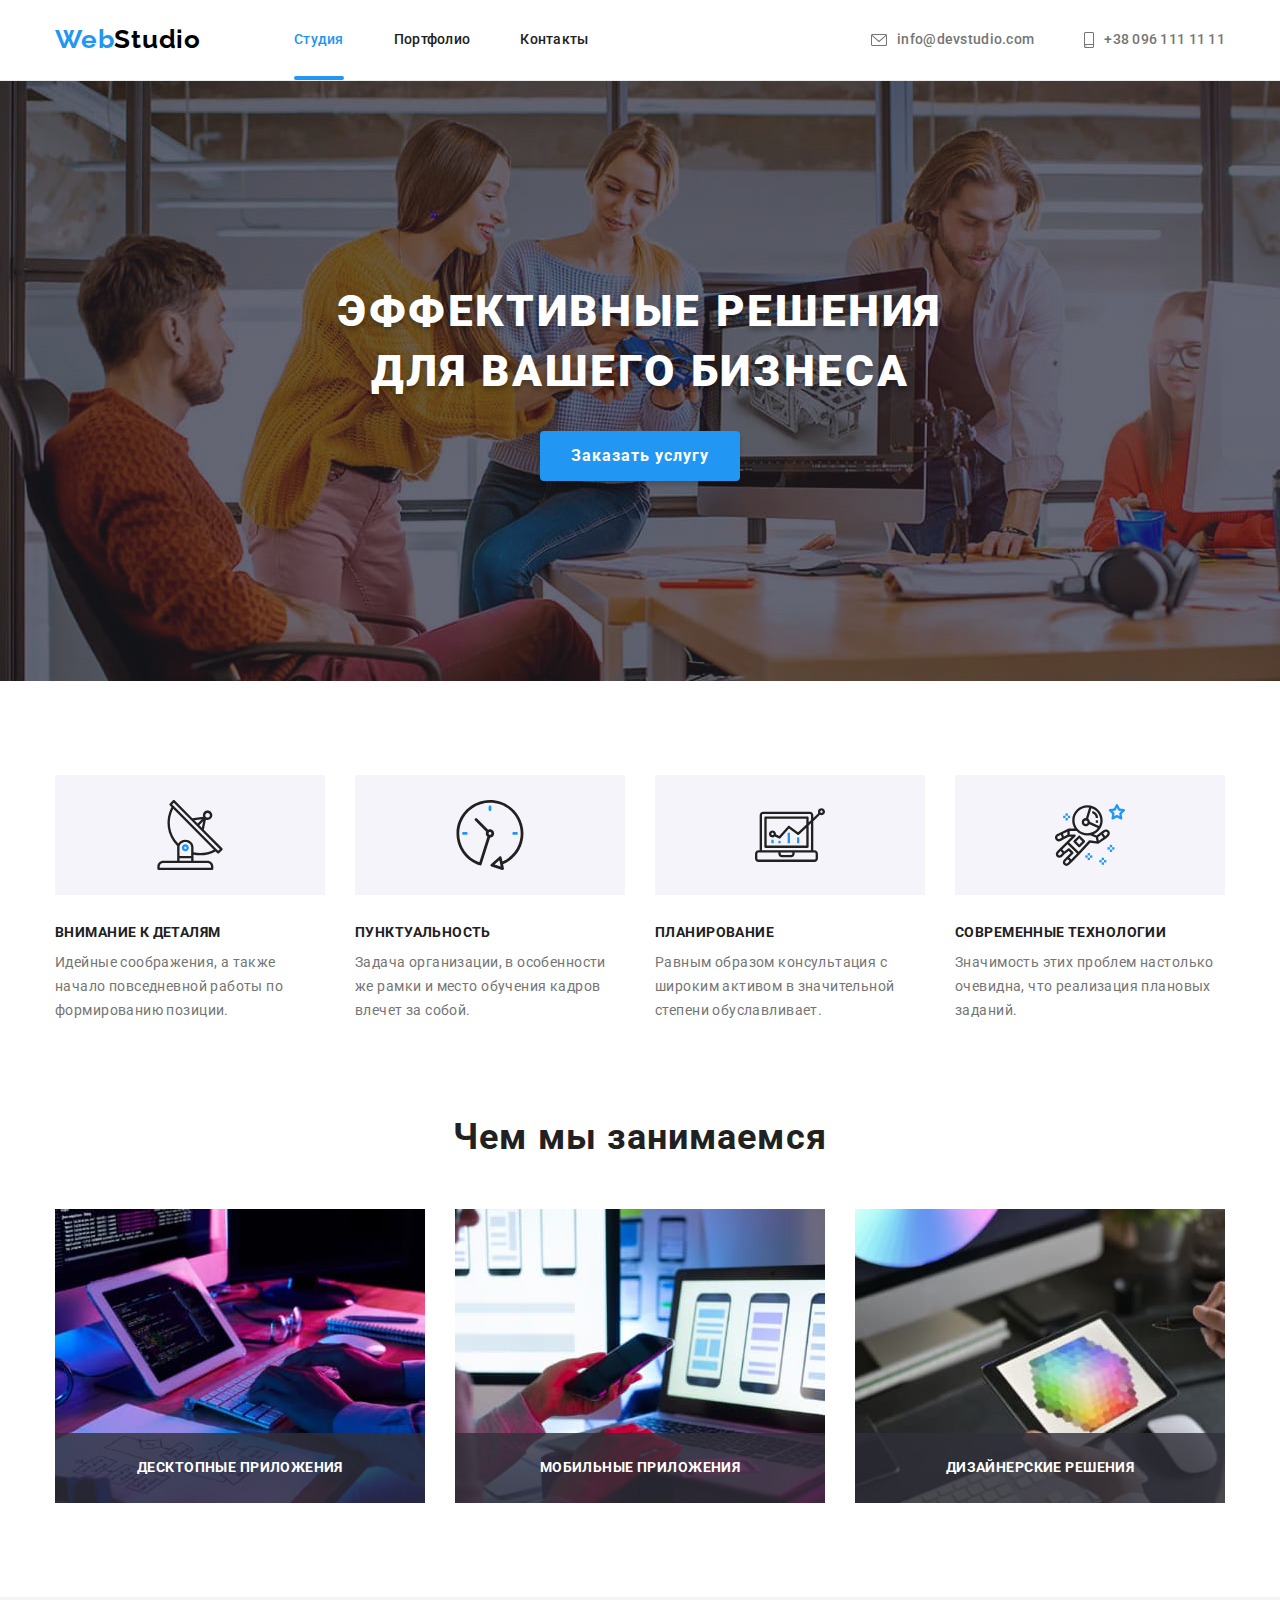
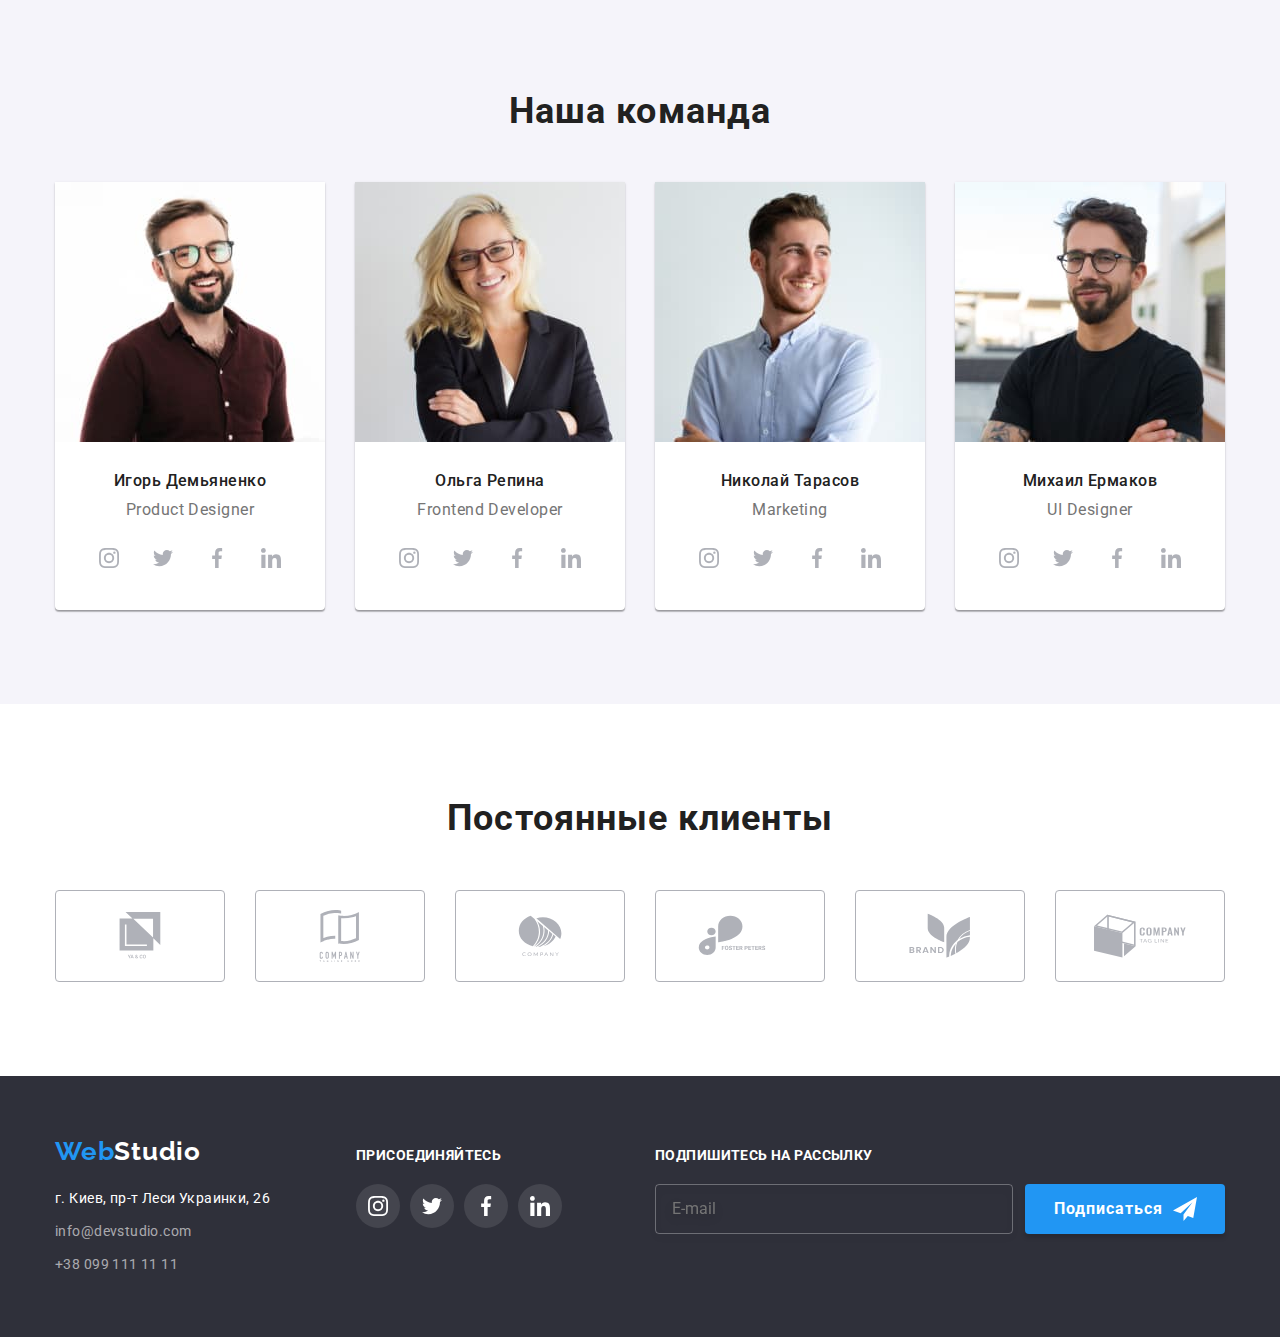
<file: index.html>
<!DOCTYPE html>
<html lang="ru">

<head>
    <meta charset="UTF-8">
    <meta http-equiv="X-UA-Compatible" content="IE=edge">
    <meta name="viewport" content="width=device-width, initial-scale=1.0">
    <title>WebStudio</title>
    <link rel="preconnect" href="https://fonts.gstatic.com">
    <link
        href="https://fonts.googleapis.com/css2?family=Raleway:wght@700&family=Roboto:wght@400;500;700;900&display=swap"
        rel="stylesheet">
    <link rel="stylesheet"
        href="https://cdnjs.cloudflare.com/ajax/libs/modern-normalize/1.0.0/modern-normalize.min.css">
    <link rel="stylesheet" href="./css/styles.css">
    <link rel="stylesheet" href="css/main.min.css">
</head>

<body>
    <!-- Шапка и навигация-->
    <header class="header fixed">
        <div class="header-container container">
            <nav class="nav-header">
                <a href="./index.html" class="logo"> <span
                        class="logostudio">Web</span>Studio</a>
                <ul class="nav-list list">
                    <li class="nav-list-item"> <a href="./index.html"
                            class="link-nav current touch-transform">Студия</a>
                    </li>
                    <li class="nav-list-item"> <a href="./portfolio.html"
                            class="link-nav touch-transform">Портфолио</a></li>
                    <li class="nav-list-item"> <a href="./index.html"
                            class="link-nav touch-transform">Контакты</a></li>
                </ul>
            </nav>
            <ul class="contact-nav list">
                <li class="contact-list-item"> <a
                        href="mailto:info@devstudio.com"
                        class="link-nav touch-transform">
                        <svg class="icon" width="16" height="12">
                            <use
                                href="./images/social.icons/sprite.svg#icon-envelope">
                            </use>
                        </svg>
                        info@devstudio.com
                    </a></li>
                <li class="contact-list-item"> <a href="tel:+380961111111"
                        class="link-nav touch-transform" touch-transform> <svg
                            class="icon" width="10" height="16">
                            <use
                                href="./images/social.icons/sprite.svg#icon-smartphone">
                            </use>
                        </svg> +38 096 111
                        11 11 </a></li>
            </ul>
        </div>
    </header>
    <!-- Уникальный контент -->
    <main>
        <!-- Секция Герой -->
        <section class="hero overlay">
            <div class="container">
                <h1 class="title-hero">Эффективные решения <br>для вашего
                    бизнеса
                </h1>
                <button class="button touch-transform" type="button"
                    data-modal-open> Заказать
                    услугу </button>
            </div>
            <div class="backdrop is-hidden touch-transform" data-modal>
                <div class="modal touch-transform">
                    <button class="modal-button" data-modal-close>
                        <svg class="modal-button-icon" width="11px"
                            height="11px">
                            <use
                                href="./images/social.icons/sprite.svg#icon-button">
                            </use>
                        </svg>
                    </button>
                    <form action="#" class="form" autocomplete="off">
                        <b class="title-modal-form">Оставьте свои данные, мы вам
                            перезвоним</b>
                        <label class="form-label touch-transform"
                            for="user-name">Имя</label>
                        <div class="form-box">
                            <input class="form-input" name="user-name"
                                id="user-name" type="text" placeholder=" "
                                required>
                            <svg class="icon-form" width="12" height="12">
                                <use
                                    href="./images/social.icons/sprite.svg#icon-profille">
                                </use>
                            </svg>
                        </div>
                        <label class="form-label touch-transform"
                            for="user-phone">Телефон</label>
                        <div class="form-box">
                            <input class="form-input" name="user-phone"
                                id="user-phone" type="tel" placeholder=" ">
                            <svg class="icon-form" width="14" height="14">
                                <use
                                    href="./images/social.icons/sprite.svg#icon-telefon">
                                </use>
                            </svg>
                        </div>
                        <label class="form-label touch-transform"
                            for="user-email-modal">Почта</label>
                        <div class="form-box">
                            <input class="form-input" name="user-email"
                                id="user-email-modal" type="email" required>
                            <svg class="icon-form" width="16" height="12">
                                <use
                                    href="./images/social.icons/sprite.svg#icon-post">
                                </use>
                            </svg>
                        </div>
                        <label class="form-label">Комментарий</label>
                        <textarea class="form-textarea" name="comment"
                            placeholder="Введите текст"></textarea>

                        <div class="form-box-checkbox">
                            <label class="policy">
                                <input class="checkbox" type="checkbox"
                                    name="policy" required>
                                <span
                                    class="checkbox-icon touch-transform"></span>
                                Соглашаюсь с
                                рассылкой и
                                принимаю&nbsp;
                                <a class="link-policy" href="#">Условия
                                    договора</a>
                            </label>
                        </div>
                        <div class="box-btn-modal">
                            <button class="form-modal-btn touch-transform"
                                type="submit">Отправить</button>
                        </div>
                    </form>
                </div>
            </div>
        </section>

        <!-- Секция наши преимущества -->
        <section class="section section-features">
            <div class="container features-container">
                <h2 class="invisible"> Наши преимущества </h2>
                <ul class="list features-list">
                    <li class="features-item icon-antenna">
                        <h3 class="title-list">Внимание к деталям</h3>
                        <p class="text-list">Идейные соображения, а также начало
                            повседневной работы по формированию позиции.</p>
                    </li>
                    <li class="features-item icon-clock">
                        <h3 class="title-list">Пунктуальность</h3>
                        <p class="text-list">Задача организации, в особенности
                            же рамки и место
                            обучения кадров влечет за
                            собой.</p>
                    </li>
                    <li class="features-item icon-notebook">
                        <h3 class="title-list">Планирование</h3>
                        <p class="text-list">Равным образом консультация с
                            широким активом в
                            значительной степени
                            обуславливает.</p>
                    </li>
                    <li class="features-item icon-astro">
                        <h3 class="title-list">Современные технологии</h3>
                        <p class="text-list">Значимость этих проблем настолько
                            очевидна, что
                            реализация плановых заданий.</p>
                    </li>
                </ul>
            </div>
        </section>
        <!-- Секция чем мы занимаемся -->
        <section class="section our-work">
            <div class="container our-work-box">
                <h2 class="title-section">Чем мы занимаемся</h2>
                <ul class="list our-work-list">
                    <li class="our-work-item"> <img
                            src="./images/index/1img.jpg" width="370"
                            alt="планшет">
                        <div class="bg-our-work">
                            <h3 class="title-bg-work"> Десктопные приложения
                            </h3>
                        </div>

                    </li>
                    <li class="our-work-item"> <img
                            src="./images/index/2img.jpg" width="370"
                            alt="ноутбук">
                        <div class="bg-our-work">
                            <h3 class="title-bg-work"> Мобильные приложения
                            </h3>
                        </div>
                    </li>
                    <li class="our-work-item"> <img
                            src="./images/index/3img.jpg" width="370"
                            alt="смартфон">
                        <div class="bg-our-work">
                            <h3 class="title-bg-work"> Дизайнерские решения
                            </h3>
                        </div>

                    </li>
                </ul>
            </div>
        </section>
        <!-- Секция наша команда -->
        <section class="section our-team">
            <div class="container">
                <h2 class="title-section">Наша команда</h2>
                <ul class="our-team-list list">
                    <li class="team-item"> <img src="./images/index/foto1.jpg"
                            width="270" alt="фотография мужчины">
                        <div class="card-team">
                            <h3 class="title-our-team">Игорь Демьяненко</h3>
                            <p class="text-our-team">Product Designer</p>
                            <ul class="social-icons list">
                                <li class="social-icons-item"> <a href="#"
                                        class="social-icons-link touch-transform">
                                        <svg class="social-icons-smm">
                                            <use
                                                href="./images/social.icons/sprite.svg#icon-instagram">
                                            </use>
                                        </svg> </a>
                                </li>
                                <li class="social-icons-item"> <a href="#"
                                        class="social-icons-link touch-transform">
                                        <svg class="social-icons-smm">
                                            <use
                                                href="./images/social.icons/sprite.svg#icon-twitter">
                                            </use>
                                        </svg> </a>
                                </li>
                                <li class="social-icons-item"> <a href="#"
                                        class="social-icons-link touch-transform">
                                        <svg class="social-icons-smm">
                                            <use
                                                href="./images/social.icons/sprite.svg#icon-facebook">
                                            </use>
                                        </svg> </a>
                                </li>
                                <li class="social-icons-item"> <a href="#"
                                        class="social-icons-link touch-transform">
                                        <svg class="social-icons-smm">
                                            <use
                                                href="./images/social.icons/sprite.svg#icon-linkedin">
                                            </use>
                                        </svg> </a>
                                </li>
                            </ul>
                        </div>
                    </li>
                    <li class="team-item"> <img src="./images/index/foto2.jpg"
                            width="270" alt="фотография женщины">

                        <div class="card-team">
                            <h3 class="title-our-team">Ольга Репина</h3>
                            <p class="text-our-team">Frontend Developer</p>
                            <ul class="social-icons list">
                                <li class="social-icons-item"> <a href="#"
                                        class="social-icons-link touch-transform">
                                        <svg class="social-icons-smm">
                                            <use
                                                href="./images/social.icons/sprite.svg#icon-instagram">
                                            </use>
                                        </svg> </a>
                                </li>
                                <li class="social-icons-item"> <a href="#"
                                        class="social-icons-link touch-transform">
                                        <svg class="social-icons-smm">
                                            <use
                                                href="./images/social.icons/sprite.svg#icon-twitter">
                                            </use>
                                        </svg> </a>
                                </li>
                                <li class="social-icons-item"> <a href="#"
                                        class="social-icons-link touch-transform">
                                        <svg class="social-icons-smm">
                                            <use
                                                href="./images/social.icons/sprite.svg#icon-facebook">
                                            </use>
                                        </svg> </a>
                                </li>
                                <li class="social-icons-item"> <a href="#"
                                        class="social-icons-link touch-transform">
                                        <svg class="social-icons-smm">
                                            <use
                                                href="./images/social.icons/sprite.svg#icon-linkedin">
                                            </use>
                                        </svg> </a>
                                </li>
                            </ul>
                        </div>
                    </li>
                    <li class="team-item"> <img src="./images/index/foto3.jpg"
                            width="270" alt="фотография мужчины">
                        <div class="card-team">
                            <h3 class="title-our-team">Николай Тарасов</h3>
                            <p class="text-our-team">Marketing</p>
                            <ul class="social-icons list">
                                <li class="social-icons-item"> <a href="#"
                                        class="social-icons-link touch-transform">
                                        <svg class="social-icons-smm">
                                            <use
                                                href="./images/social.icons/sprite.svg#icon-instagram">
                                            </use>
                                        </svg> </a>
                                </li>
                                <li class="social-icons-item"> <a href="#"
                                        class="social-icons-link touch-transform">
                                        <svg class="social-icons-smm">
                                            <use
                                                href="./images/social.icons/sprite.svg#icon-twitter">
                                            </use>
                                        </svg> </a>
                                </li>
                                <li class="social-icons-item"> <a href="#"
                                        class="social-icons-link touch-transform">
                                        <svg class="social-icons-smm">
                                            <use
                                                href="./images/social.icons/sprite.svg#icon-facebook">
                                            </use>
                                        </svg> </a>
                                </li>
                                <li class="social-icons-item"> <a href="#"
                                        class="social-icons-link touch-transform">
                                        <svg class="social-icons-smm">
                                            <use
                                                href="./images/social.icons/sprite.svg#icon-linkedin">
                                            </use>
                                        </svg> </a>
                                </li>
                            </ul>
                        </div>
                    </li>
                    <li class="team-item">
                        <img src="./images/index/foto4.jpg" width="270"
                            alt="фотография мужчины">
                        <div class="card-team">
                            <h3 class="title-our-team">Михаил Ермаков</h3>
                            <p class="text-our-team">UI Designer</p>
                            <ul class="social-icons list">
                                <li class="social-icons-item"> <a href="#"
                                        class="social-icons-link touch-transform">
                                        <svg class="social-icons-smm">
                                            <use
                                                href="./images/social.icons/sprite.svg#icon-instagram">
                                            </use>
                                        </svg> </a>
                                </li>
                                <li class="social-icons-item"> <a href="#"
                                        class="social-icons-link touch-transform">
                                        <svg class="social-icons-smm">
                                            <use
                                                href="./images/social.icons/sprite.svg#icon-twitter">
                                            </use>
                                        </svg> </a>
                                </li>
                                <li class="social-icons-item"> <a href="#"
                                        class="social-icons-link touch-transform">
                                        <svg class="social-icons-smm">
                                            <use
                                                href="./images/social.icons/sprite.svg#icon-facebook">
                                            </use>
                                        </svg> </a>
                                </li>
                                <li class="social-icons-item"> <a href="#"
                                        class="social-icons-link touch-transform">
                                        <svg class="social-icons-smm">
                                            <use
                                                href="./images/social.icons/sprite.svg#icon-linkedin">
                                            </use>
                                        </svg> </a>
                                </li>
                            </ul>
                        </div>
                    </li>
                </ul>
            </div>
        </section>
        <!-- Секция Постоянные клиенты -->
        <section class="section clients">
            <div class="container">
                <h2 class="title-section">Постоянные клиенты</h2>
                <ul class="clients-list list">
                    <li class="clients-item"><a href="#"
                            class="clients-link touch-transform"><svg
                                class="icon-clients" wight="41" height="46.7">
                                <use
                                    href="./images/social.icons/sprite.svg#icon-group1">
                                </use>
                            </svg></a></li>
                    <li class="clients-item"><a href="#"
                            class="clients-link touch-transform"><svg
                                class="icon-clients" wight="40" height="52">
                                <use
                                    href="./images/social.icons/sprite.svg#icon-group2">
                                </use>
                            </svg></a></li>
                    <li class="clients-item"><a href="#"
                            class="clients-link touch-transform"><svg
                                class="icon-clients" wight="43.46"
                                height="41.18">
                                <use
                                    href="./images/social.icons/sprite.svg#icon-group3">
                                </use>
                            </svg></a></li>
                    <li class="clients-item"><a href="#"
                            class="clients-link touch-transform"><svg
                                class="icon-clients" wight="84.44"
                                height="40.62">
                                <use
                                    href="./images/social.icons/sprite.svg#icon-group4">
                                </use>
                            </svg></a></li>
                    <li class="clients-item"><a href="#"
                            class="clients-link touch-transform"><svg
                                class="icon-clients" wight="62.54"
                                height="45.43">
                                <use
                                    href="./images/social.icons/sprite.svg#icon-group5">
                                </use>
                            </svg></a></li>
                    <li class="clients-item"><a href="#"
                            class="clients-link touch-transform"><svg
                                class="icon-clients" wight="93.79"
                                height="43.93">
                                <use
                                    href="./images/social.icons/sprite.svg#icon-group6">
                                </use>
                            </svg></a></li>
                </ul>
            </div>
        </section>

        <!-- <form action="#" class="contact-form">
            <b class="title-modal-form">Оставьте свои данные, мы вам
                перезвоним</b>
            <div class="form-box">
                <label for="user-name">Имя</label>
                <input class="contact-form-input" name="user-name"
                    id="user-name" type="text" placeholder="Имя*" minlength="3"
                    required autofocus>

            </div>
            <div class="form-box">
                <label for="user-phone">Телефон</label>
                <input class="contact-form-input" name="user-phone"
                    id="user-phone" type="tel" placeholder="Телефон*" required>

            </div>
            <div class="form-box">
                <label for="user-email-modal">Почта</label>
                <input class="contact-form-input" name="user-email"
                    id="user-email-modal" type="email" placeholder="Почта*"
                    required>

            </div>
            <div class="form-box">
                <label>Комментарий</label>
                <textarea name="comment" placeholder="Введите текст"
                    rows="8"></textarea>
            </div>
            <div class="form-box">
                <input type="checkbox" name="policy" id="policy" value="policy">
                <label class="policy" for="policy">Соглашаюсь с рассылкой и
                    принимаю
                    <a class="link-policy" href="#">Условия
                        договора</a></label>
            </div>
            <div class="box-btn-modal">
                <button class="form-modal-btn touch-transform"
                    type="submit">Отправить</button>
            </div>
        </form> -->

    </main>
    <!-- Подвал -->
    <footer class="footer">
        <div class="container footer-container">
            <div class="footer-address">
                <a href="index.html" class="logostudio">Web<span
                        class="logo-footer">Studio</span></a>

                <address class="address-list">
                    <p>г. Киев, пр-т Леси Украинки, 26</p>
                </address>

                <ul class="contact-footer list">
                    <li class="footer-item"> <a href="mailto:info@devstudio.com"
                            class="link-nav-footer touch-transform">
                            info@devstudio.com
                        </a> </li>
                    <li class="footer-item"> <a href="tel:+380991111111"
                            class="link-nav-footer touch-transform">
                            +38 099 111 11 11
                        </a> </li>
                </ul>
            </div>
            <div class="footer-box">
                <p class="text">Присоединяйтесь</p>
                <ul class="social-icons list">
                    <li class="social-icons-item"> <a href="#"
                            class="social-icons-link footer-icons touch-transform">
                            <svg class="social-icons-smm">
                                <use
                                    href="./images/social.icons/sprite.svg#icon-instagram">
                                </use>
                            </svg> </a>
                    </li>
                    <li class="social-icons-item"> <a href="#"
                            class="social-icons-link footer-icons touch-transform">
                            <svg class="social-icons-smm">
                                <use
                                    href="./images/social.icons/sprite.svg#icon-twitter">
                                </use>
                            </svg> </a>
                    </li>
                    <li class="social-icons-item"> <a href="#"
                            class="social-icons-link footer-icons touch-transform">
                            <svg class="social-icons-smm">
                                <use
                                    href="./images/social.icons/sprite.svg#icon-facebook">
                                </use>
                            </svg> </a>
                    </li>
                    <li class="social-icons-item"> <a href="#"
                            class="social-icons-link footer-icons touch-transform">
                            <svg class="social-icons-smm">
                                <use
                                    href="./images/social.icons/sprite.svg#icon-linkedin">
                                </use>
                            </svg> </a>
                    </li>
                </ul>
            </div>
            <form action="#">
                <b class="title-b">Подпишитесь на
                    рассылку</b>
                <div class="form-footer-box">
                    <label for="user-email"></label>
                    <input class="btn-footer-input" type="email"
                        name="user-email" id="user-email" placeholder="E-mail"
                        required>
                    <button type="submit"
                        class="form-btn-footer touch-transform">Подписаться
                        <svg class="icon-form-footer" width="24" height="24">
                            <use
                                href="./images/social.icons/sprite.svg#icon-airplane">
                            </use>
                        </svg>
                    </button>
                </div>
            </form>
        </div>
    </footer>
    <script src="./js/modal.js"></script>
</body>

</html>
</file>
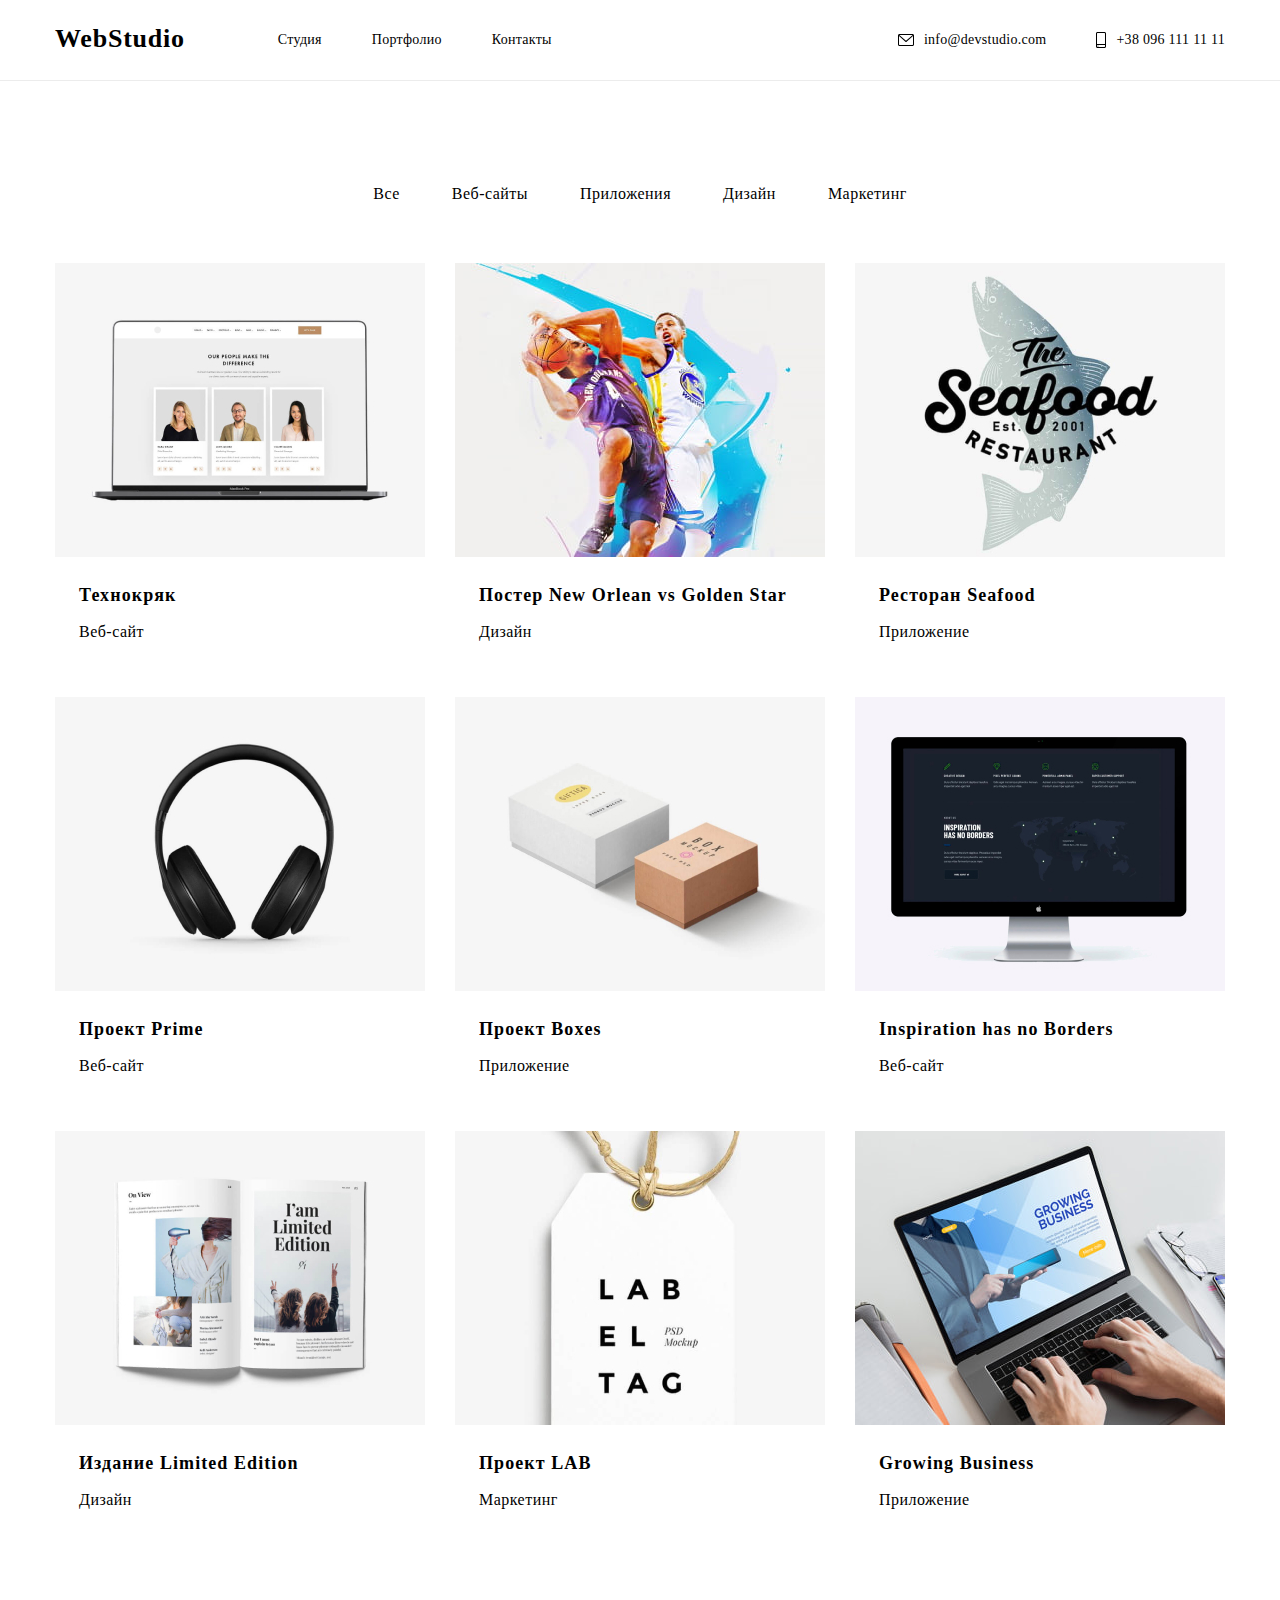
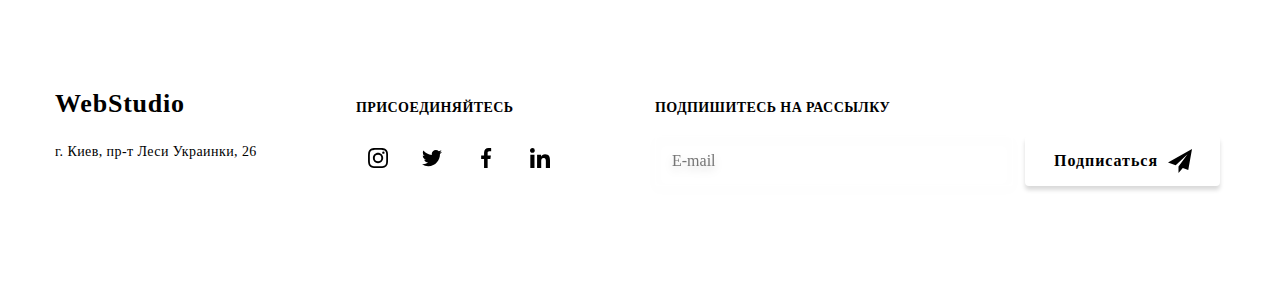
<file: portfolio.html>
<!DOCTYPE html>
<html lang="ru">

<head>
    <meta charset="UTF-8">
    <meta http-equiv="X-UA-Compatible" content="IE=edge">
    <meta name="viewport" content="width=device-width, initial-scale=1.0">
    <title>Portfolio</title>
    <link rel="preconnect" href="https://fonts.gstatic.com">
    <link
        href="https://fonts.googleapis.com/css2?family=Raleway:wght@700&family=Roboto:wght@400;500;700;900&display=swap"
        rel="stylesheet">
    <link rel="stylesheet"
        href="https://cdnjs.cloudflare.com/ajax/libs/modern-normalize/1.0.0/modern-normalize.min.css">
    <link rel="stylesheet" href="./css/styles.css">
</head>

<body>
    <!-- Шапка и навигация-->
    <header class="header fixed">
        <div class="header-container container">
            <nav class="nav-header">
                <a href="./index.html" class="logo"> <span
                        class="logostudio">Web</span>Studio</a>
                <ul class="nav-list list">
                    <li class="nav-list-item"> <a href="./index.html"
                            class="link-nav touch-transform">Студия</a>
                    </li>
                    <li class="nav-list-item"> <a href="./portfolio.html"
                            class="link-nav current touch-transform">Портфолио</a>
                    </li>
                    <li class="nav-list-item"> <a href="./index.html"
                            class="link-nav touch-transform">Контакты</a></li>
                </ul>
            </nav>
            <ul class="contact-nav list">
                <li class="contact-list-item"> <a
                        href="mailto:info@devstudio.com"
                        class="link-nav touch-transform">
                        <svg class="icon" width="16" height="12">
                            <use
                                href="./images/social.icons/sprite.svg#icon-envelope">
                            </use>
                        </svg>
                        info@devstudio.com
                    </a></li>
                <li class="contact-list-item"> <a href="tel:+380961111111"
                        class="link-nav touch-transform"> <svg class="icon"
                            width="10" height="16">
                            <use
                                href="./images/social.icons/sprite.svg#icon-smartphone">
                            </use>
                        </svg> +38 096 111
                        11 11 </a></li>
            </ul>
        </div>
    </header>
    <!-- Уникальный контент -->
    <main>
        <section class="section portfolio">
            <div class="container btn-portfolio">
                <h2 class="invisible">Наши проекты</h2>
                <ul class="list button-portfolio">
                    <li class="btn-item"> <button type="button"
                            class="button-item touch-transform"> Все
                        </button>
                    </li>
                    <li class="btn-item"> <button type="button"
                            class="button-item touch-transform">
                            Веб-сайты </button> </li>
                    <li class="btn-item"> <button type="button"
                            class="button-item touch-transform">
                            Приложения </button> </li>
                    <li class="btn-item"> <button type="button"
                            class="button-item touch-transform">
                            Дизайн </button> </li>
                    <li class="btn-item"> <button type="button"
                            class="button-item touch-transform">
                            Маркетинг </button> </li>
                </ul>
            </div>
            <!--Наши Проекты-->
            <div class="container card-box">
                <ul class="list card-set">
                    <li class="card-item touch-transform"> <a
                            class="portfolio-link touch-transform touch-transform"
                            href="#">
                            <div class="overlay-portfolio">
                                <img src="./images/portfolio/img.jpg"
                                    alt="ноутбук" width="370">
                                <p class="text-overlay touch-transform">
                                    Технокряк это
                                    современная площадка распространения
                                    коронавируса. Компании
                                    используют эту платформу для цифрового
                                    шпионажа и атак на защищённые сервера
                                    конкурентов.</p>
                            </div>
                            <div class="content-card-item">
                                <h3 class="title-portfolio">Технокряк</h3>
                                <p class="text-portfolio">Веб-сайт</p>
                            </div>
                        </a>
                    </li>
                    <li class="card-item"> <a
                            class="portfolio-link touch-transform" href="#"><img
                                src="./images/portfolio/img1.jpg"
                                alt="постер с баскетболистами" width="370">
                            <div class="content-card-item">
                                <h3 class="title-portfolio">Постер New Orlean vs
                                    Golden
                                    Star</h3>
                                <p class="text-portfolio">Дизайн</p>
                            </div>
                        </a>
                    </li>
                    <li class="card-item"> <a
                            class="portfolio-link touch-transform" href="#"><img
                                src="./images/portfolio/img2.jpg"
                                alt="логотип ресторана" width="370">
                            <div class="content-card-item">
                                <h3 class="title-portfolio">Ресторан Seafood
                                </h3>
                                <p class="text-portfolio">Приложение</p>
                            </div>
                        </a>
                    </li>
                    <li class="card-item"> <a
                            class="portfolio-link touch-transform" href="#"><img
                                src="./images/portfolio/img3.jpg" alt="наушники"
                                width="370">
                            <div class="content-card-item">
                                <h3 class="title-portfolio">Проект Prime</h3>
                                <p class="text-portfolio">Веб-сайт</p>
                            </div>
                        </a>
                    </li>
                    <li class="card-item"> <a
                            class="portfolio-link touch-transform" href="#"><img
                                src="./images/portfolio/img4.jpg" alt="коробки"
                                width="370">
                            <div class="content-card-item">
                                <h3 class="title-portfolio">Проект Boxes</h3>
                                <p class="text-portfolio">Приложение</p>
                            </div>
                        </a>
                    </li>
                    <li class="card-item"> <a
                            class="portfolio-link touch-transform" href="#"><img
                                src="./images/portfolio/img5.jpg" alt="монитор"
                                width="370">
                            <div class="content-card-item">
                                <h3 class="title-portfolio">Inspiration has no
                                    Borders
                                </h3>
                                <p class="text-portfolio">Веб-сайт</p>
                            </div>
                        </a>
                    </li>
                    <li class="card-item"> <a
                            class="portfolio-link touch-transform" href="#"><img
                                src="./images/portfolio/img6.jpg" alt="книга"
                                width="370">
                            <div class="content-card-item">
                                <h3 class="title-portfolio">Издание Limited
                                    Edition
                                </h3>
                                <p class="text-portfolio">Дизайн</p>
                            </div>
                        </a>
                    </li>
                    <li class="card-item"> <a
                            class="portfolio-link touch-transform" href="#"><img
                                src="./images/portfolio/img7.jpg" alt="бирка"
                                width="370">
                            <div class="content-card-item">
                                <h3 class="title-portfolio">Проект LAB</h3>
                                <p class="text-portfolio">Маркетинг</p>
                            </div>
                        </a>
                    </li>
                    <li class="card-item"> <a
                            class="portfolio-link touch-transform" href="#"><img
                                src="./images/portfolio/img88.jpg" alt="ноутбук"
                                width="370">
                            <div class="content-card-item">
                                <h3 class="title-portfolio">Growing Business
                                </h3>
                                <p class="text-portfolio">Приложение</p>
                            </div>
                        </a>
                    </li>
                </ul>
            </div>
        </section>



    </main>
    <!-- Подвал -->
    <footer class="footer">
        <div class="container footer-container">
            <div class="footer-address">
                <a href="index.html" class="logostudio">Web<span
                        class="logo-footer">Studio</span>
                </a>
                <address class="address-list">
                    <p>г. Киев, пр-т Леси Украинки, 26</p>
                </address>
                <ul class="contact-footer list">
                    <li class="footer-item"> <a href="mailto:info@devstudio.com"
                            class="link-nav-footer touch-transform">
                            info@devstudio.com
                        </a> </li>
                    <li class="footer-item"> <a href="tel:+380991111111"
                            class="link-nav-footer touch-transform">
                            +38 099 111 11 11
                        </a> </li>
                </ul>
            </div>
            <div class="footer-box">
                <p class="text">Присоединяйтесь</p>
                <ul class="social-icons list">
                    <li class="social-icons-item"> <a href="#"
                            class="social-icons-link footer-icons touch-transform">
                            <svg class="social-icons-smm">
                                <use
                                    href="./images/social.icons/sprite.svg#icon-instagram">
                                </use>
                            </svg> </a>
                    </li>
                    <li class="social-icons-item"> <a href="#"
                            class="social-icons-link footer-icons touch-transform">
                            <svg class="social-icons-smm">
                                <use
                                    href="./images/social.icons/sprite.svg#icon-twitter">
                                </use>
                            </svg> </a>
                    </li>
                    <li class="social-icons-item"> <a href="#"
                            class="social-icons-link footer-icons touch-transform">
                            <svg class="social-icons-smm">
                                <use
                                    href="./images/social.icons/sprite.svg#icon-facebook">
                                </use>
                            </svg> </a>
                    </li>
                    <li class="social-icons-item"> <a href="#"
                            class="social-icons-link footer-icons touch-transform">
                            <svg class="social-icons-smm">
                                <use
                                    href="./images/social.icons/sprite.svg#icon-linkedin">
                                </use>
                            </svg> </a>
                    </li>
                </ul>
            </div>
            <form action="#">
                <b class="title-b">Подпишитесь на
                    рассылку</b>
                <div class="form-footer-box">
                    <label for="user-email"></label>
                    <input class="btn-footer-input" type="email"
                        name="user-email" id="user-email" placeholder="E-mail"
                        required>
                    <button type="submit"
                        class="form-btn-footer touch-transform">Подписаться
                        <svg class="icon-form-footer" width="24" height="24">
                            <use
                                href="./images/social.icons/sprite.svg#icon-airplane">
                            </use>
                        </svg>
                    </button>
                </div>
            </form>
        </div>
    </footer>
</body>

</html>
</file>
<file: css/styles.css>
/* Переменные */
/* :root {
  --accent-color: #2196f3;
  --white-color: #ffffff;
  --title-color: #212121;
  --text-color: #757575;
  --hero-color: #2f303a;
  --black-color: #000000;
  --hover-button-color: #188ce8;
  --portfolio-button-color: #f5f4fa;
  --card-border-color: #eeeeee;
  --social-icons: rgba(175, 177, 184, 1);
  --theme-footer-icon: rgba(255, 255, 255, 0.1);
  --logo-font: 'Raleway', 'Arial', 'Helvetica', sans-serif;
  --main-font: 'Roboto', 'Arial', 'Helvetica', sans-serif;
  --cubic: cubic-bezier(0.4, 0, 0.2, 1);
} */

/* Глобальные стили */
body {
  background-color: var(--white-color);
  color: var(--title-color);
  font-family: var(--main-font);
  font-style: normal;
  /* margin-top: 81px; */
}

/* Применится ко всем ссылкам на странице */
a {
  text-decoration: none;
  color: inherit;
  display: block;
}

/* Убрали маркеры у списка */
.list {
  list-style: none;
  padding: 0;
  margin: 0;
}

img {
  display: block;
  max-width: 100%;
}

h1,
h2,
h3,
h4,
ul,
ol,
p {
  margin: 0;
}

.section {
  padding-top: 94px;
  padding-bottom: 94px;
}

.container {
  width: 1200px;
  padding: 0 15px;
  margin: 0 auto;
}

/* Анимация */

.touch-transform {
  transition-property: color, fill, background-color, border, box-shadow,
    opacity, transform;
  transition-duration: 250ms;
  transition-timing-function: var(--cubic);
}

/* Хедер */

.header {
  background-color: var(--white-color);
  border-bottom: 1px solid #ececec;
}

/* ПОЗИЦИОНИРОВАНИЕ */

/* .fixed {
  position: fixed;
  width: 100%;
  top: 0;
  left: 0;
  height: 81px;
} */

/* ПОЗИЦИОНИРОВАНИЕ конец */

.header-container,
.nav-header {
  display: flex;
  align-items: center;
}

.nav-list {
  font-family: var(--main-font);
  font-weight: 500;
  font-size: 14px;
  line-height: 1.14;
  letter-spacing: 0.02em;
  color: var(--title-color);

  margin-left: 93px;
  display: flex;
}

.nav-list-item:not(:last-child),
.contact-list-item:not(:last-child) {
  display: flex;
  margin-right: 50px;
}

.contact-nav {
  font-family: var(--main-font);
  font-weight: 500;
  font-size: 14px;
  line-height: 1.14;
  letter-spacing: 0.02em;
  color: var(--text-color);

  display: flex;
  margin-left: auto;
}

/* Навигация */
.link-nav:hover,
.link-nav:focus,
.link-nav:active {
  color: var(--accent-color);
}

.link-nav.current {
  position: relative;
  color: var(--accent-color);
}

.current::after {
  position: absolute;
  display: block;
  content: "";
  width: 100%;
  height: 4px;
  left: 0;
  bottom: 0;
  border-radius: 2px;
  background-color: var(--accent-color);
}

.link-nav {
  padding-top: 32px;
  padding-bottom: 32px;
  display: flex;
  align-items: center;
}

/* Иконки контактов */

.icon {
  fill: currentColor;
  margin-right: 10px;
}

.address-list {
  font-style: normal;
  font-size: 14px;
  line-height: 1.71;
  letter-spacing: 0.03em;
  color: var(--white-color);
  margin-bottom: 9px;
}

.contact-footer {
  font-size: 14px;
  line-height: 1.71;
  letter-spacing: 0.03em;
  color: rgba(255, 255, 255, 0.6);
}

/* Стили для футера */
.link-nav-footer:hover,
.link-nav-footer:focus,
.link-nav-footer:active {
  color: var(--accent-color);
}

.footer-item:not(:last-child) {
  margin-bottom: 9px;
}

/* Герой */

.hero {
  background-color: var(--hero-color);
  text-align: center;
  padding-top: 200px;
  padding-bottom: 200px;
}

.title-hero {
  margin-bottom: 30px;
  margin-top: 0;
  font-family: var(--main-font);
  font-weight: 900;
  font-size: 44px;
  line-height: 1.364;
  color: var(--white-color);
  letter-spacing: 0.06em;
  text-transform: uppercase;
  text-shadow: 0px 4px 4px rgba(0, 0, 0, 0.25);
}

/* Кнопка и модальное окно на секции герой*/

.button {
  width: 200px;
  height: 50px;
  background: var(--accent-color);
  box-shadow: 0px 4px 4px rgba(0, 0, 0, 0.15);
  border-radius: 4px;
  color: var(--white-color);
  border: none;
  font-family: var(--main-font);
  font-weight: bold;
  font-size: 16px;
  line-height: 1.875;
  cursor: pointer;
  /* align-items: center; */
  text-align: center;
  letter-spacing: 0.06em;
  /* transition: background-color 250ms cubic-bezier(0.4, 0, 0.2, 1); */
}

.button:hover,
.button:focus,
.button:active {
  color: var(--white-color);
  background-color: var(--hover-button-color);
}

.backdrop {
  position: fixed;
  left: 0px;
  top: 0px;
  width: 100%;
  height: 100%;
  background: rgba(0, 0, 0, 0.2);
  opacity: 1;
  /* transition: opacity 250ms var(--cubic); */
}

.backdrop.is-hidden {
  opacity: 0;
  pointer-events: none;
}

.backdrop.is-hidden .modal {
  transform: translate(-50%, -50%) scale(0.9);
}

.modal {
  position: absolute;
  top: 50%;
  left: 50%;
  width: 528px;
  background-color: var(--white-color);
  box-shadow: 0px 1px 3px rgba(0, 0, 0, 0.12), 0px 1px 1px rgba(0, 0, 0, 0.14),
    0px 2px 1px rgba(0, 0, 0, 0.2);
  border-radius: 4px;
  transform: translate(-50%, -50%) scale(1);
  /* transition: transform 250ms var(--cubic); */
}

.modal-button {
  position: absolute;
  top: 8px;
  right: 8px;
  width: 30px;
  height: 30px;
  background-color: var(--white-color);
  border: 1px solid rgba(0, 0, 0, 0.1);
  border-radius: 50%;
  cursor: pointer;
}

.modal-button-icon {
  position: absolute;
  top: 50%;
  left: 50%;
  transform: translate(-50%, -50%);
}

.modal-button:hover,
.modal-button:focus {
  fill: var(--accent-color);
}

/* Кнопки на странице Портфолио */
.button-portfolio {
  display: flex;
  margin-bottom: 50px;
  justify-content: center;
}
.btn-item:not(:last-child) {
  margin-right: 8px;
}

.button-item {
  font-weight: 500;
  font-size: 16px;
  line-height: 1.62;
  text-align: center;
  letter-spacing: 0.03em;
  background: var(--portfolio-button-color);
  border-radius: 4px;
  border: none;
  cursor: pointer;
  padding: 6px 22px;
}

.button-item:hover,
.button-item:focus,
.button-item:active {
  background-color: var(--accent-color);
  color: var(--white-color);
  box-shadow: 0px 3px 1px rgba(0, 0, 0, 0.1), 0px 1px 2px rgba(0, 0, 0, 0.08),
    0px 2px 2px rgba(0, 0, 0, 0.12);
}

.portfolio-link:hover,
.portfolio-link:focus {
  box-shadow: 0px 1px 1px rgba(0, 0, 0, 0.12), 0px 4px 4px rgba(0, 0, 0, 0.06),
    1px 4px 6px rgba(0, 0, 0, 0.16);
}

/* Секция наши преимущества (заголовки и текст) в Index */

.invisible {
  display: none;
}

.features-list {
  display: flex;
  margin-left: -30px;
}

.features-item {
  flex-basis: calc((100% - 120px) / 4);
  margin-left: 30px;
}

/* Псевдо элементы - иконки */

.features-item::before {
  display: block;
  content: "";
  height: 120px;
  background-repeat: no-repeat;
  background-position: center;
  background-color: var(--portfolio-button-color);
}

.icon-antenna::before {
  background-image: url(../images/index/antenna.svg);
  margin-bottom: 30px;
}

.icon-clock::before {
  background-image: url(../images/index/clock.svg);
  margin-bottom: 30px;
}

.icon-notebook::before {
  background-image: url(../images/index/notebook.svg);
  margin-bottom: 30px;
}

.icon-astro::before {
  background-image: url(../images/index/astronaut.svg);
  margin-bottom: 30px;
}

.title-section {
  font-family: var(--main-font);
  font-weight: bold;
  font-size: 36px;
  line-height: 1.16;
  text-align: center;
  letter-spacing: 0.03em;
  color: var(--title-color);
  margin-bottom: 50px;
}

.title-list {
  font-family: var(--main-font);
  font-weight: bold;
  font-size: 14px;
  line-height: 1.14;
  letter-spacing: 0.03em;
  text-transform: uppercase;
  color: var(--title-color);
  margin-bottom: 10px;
}

.text-list {
  font-family: var(--main-font);
  font-weight: normal;
  font-size: 14px;
  line-height: 1.71;
  letter-spacing: 0.03em;
  color: var(--text-color);
}

/* Чем мы занимаемся */

.section.our-work {
  padding-top: 0;
}

.our-work-list {
  display: flex;
  justify-content: space-between;
}

.our-work-item {
  position: relative;
  z-index: -1;
}

.title-bg-work {
  font-weight: bold;
  font-size: 14px;
  line-height: 1.14;
  text-align: center;
  letter-spacing: 0.03em;
  text-transform: uppercase;
  color: var(--white-color);
  padding-top: 27px;
}

.bg-our-work {
  position: absolute;
  bottom: 0;
  width: 370px;
  height: 70px;
  background-color: rgba(47, 48, 58, 0.8);
}

/* Наша команда */

.section.our-team {
  background-color: var(--portfolio-button-color);
}

.our-team-list {
  display: flex;
  text-align: center;
  margin-left: -30px;
}

.our-team-list > .team-item {
  margin-left: 30px;
  box-shadow: 0px 1px 3px rgb(0 0 0 / 12%), 0px 1px 1px rgb(0 0 0 / 14%),
    0px 2px 1px rgb(0 0 0 / 20%);
  border-radius: 0px 0px 4px 4px;
  background-color: var(--white-color);
}

.card-team {
  padding: 30px;
}

.title-our-team {
  font-family: var(--main-font);
  font-weight: 500;
  font-size: 16px;
  line-height: 1.18;
  letter-spacing: 0.03em;
  color: var(--title-color);
  margin-bottom: 10px;
}
.text-our-team {
  font-family: var(--main-font);
  font-weight: normal;
  font-size: 16px;
  line-height: 1.18;
  letter-spacing: 0.03em;
  color: var(--text-color);
  margin-bottom: 16px;
}

/* Иконки социальных сетей - Наша команда */

.social-icons {
  display: flex;
  justify-content: center;
}

.social-icons-item:not(:last-child) {
  margin-right: 10px;
}

.social-icons-link {
  width: 44px;
  height: 44px;
  display: flex;
  justify-content: center;
  align-items: center;
  border-radius: 50%;
  fill: var(--social-icons);
}

.social-icons-link:hover,
.social-icons-link:focus {
  background-color: var(--accent-color);
  fill: var(--white-color);
}

.social-icons-smm {
  width: 20px;
  height: 20px;
}

/* Секция Постоянные клиенты */

.clients-list {
  display: flex;
  /* justify-content: center; */
}
.clients-item:not(:last-child) {
  margin-right: 30px;
}
.clients-link {
  width: 170px;
  height: 92px;
  display: flex;
  justify-content: center;
  align-items: center;
  color: var(--social-icons);
  border-radius: 4px;
  border: 1px solid var(--social-icons);
}

.icon-clients {
  fill: currentColor;
}

.clients-link:hover,
.clients-link:focus {
  border-color: var(--accent-color);
  color: var(--accent-color);
}

/* Секция Наши проекты в Portfolio pages */

/* Overlay в портфолио */

.overlay-portfolio {
  position: relative;
  overflow: hidden;
}

.overlay-portfolio .text-overlay {
  position: absolute;
  display: flex;
  align-items: center;
  left: 0;
  top: 0;
  width: 100%;
  height: 100%;
  background-color: rgba(33, 150, 243, 0.9);
  opacity: 0;
  transform: translateY(100%);
  /* transition: transform 250ms var(--cubic), opacity 250ms var(--cubic); */
}

.text-overlay {
  font-weight: normal;
  font-size: 18px;
  line-height: 1.56;
  letter-spacing: 0.03em;
  color: var(--white-color);
  padding: 24px;
}

.portfolio-link:hover .text-overlay,
.portfolio-link:focus .text-overlay {
  transform: translateY(0);
  opacity: 1;
}

.card-box {
  display: flex;
}

.card-set {
  display: flex;
  flex-flow: wrap;
  margin-left: -30px;
  margin-top: -30px;
}

.card-set > .card-item {
  flex-basis: calc(100% / 3 - 30px);
  margin-left: 30px;
  margin-top: 30px;
}

.content-card-item {
  padding: 20px 24px;
  border-bottom: 1px solid var(--card-border-color);
  border-right: 1px solid var(--card-border-color);
  border-left: 1px solid var(--card-border-color);
}

.title-portfolio {
  font-family: var(--main-font);
  font-style: normal;
  font-weight: bold;
  font-size: 18px;
  line-height: 2;
  letter-spacing: 0.06em;
  color: var(--title-color);
  margin-bottom: 4px;
}

.text-portfolio {
  font-family: var(--main-font);
  font-style: normal;
  font-weight: normal;
  font-size: 16px;
  line-height: 1.87;
  letter-spacing: 0.03em;
  color: var(--text-color);
}

/* Логотип */

.logo {
  font-family: var(--logo-font);
  font-weight: bold;
  font-size: 26px;
  line-height: 1.19;
  letter-spacing: 0.03em;
  color: var(--black-color);
  padding-top: 24px;
  padding-bottom: 25px;
}

.logostudio {
  font-family: var(--logo-font);
  font-weight: bold;
  font-size: 26px;
  line-height: 1.19;
  letter-spacing: 0.03em;
  color: var(--accent-color);
  margin-bottom: 20px;
}

/* Логотип в футере */

.logo-footer {
  font-family: var(--logo-font);
  font-weight: bold;
  font-size: 26px;
  line-height: 1.19;
  letter-spacing: 0.03em;
  color: var(--white-color);
  margin-bottom: 20px;
}

.footer {
  background-color: var(--hero-color);
  padding-top: 60px;
  padding-bottom: 60px;
}

.footer-address {
  width: 231px;
  margin-right: 70px;
}

.footer-container {
  display: flex;
  align-items: baseline;
}

/* Иконки в футере */

.footer-box .text {
  margin-bottom: 20px;
  font-weight: bold;
  font-size: 14px;
  line-height: 1.14;
  letter-spacing: 0.03em;
  text-transform: uppercase;
  color: var(--white-color);
}

.footer-box {
  margin-right: 93px;
}

.social-icons-link.footer-icons {
  background-color: var(--theme-footer-icon);
  fill: var(--white-color);
}

.footer-icons:hover,
.footer-icons:focus {
  background-color: var(--accent-color);
  fill: var(--white-color);
}

.hero.overlay {
  height: 600px;
  max-width: 1600px;
  margin-left: auto;
  margin-right: auto;
  background-image: linear-gradient(
      to right,
      rgba(47, 48, 58, 0.4),
      rgba(47, 48, 58, 0.4)
    ),
    url(../images/index/Img-overlay.jpg);
  background-repeat: no-repeat;
  background-size: cover;
}

/* Форма в модальном окне */

.form-textarea {
  border: 1px solid rgba(33, 33, 33, 0.2);
  border-radius: 4px;
  width: 100%;
  height: 120px;
  padding: 12px 16px;
  resize: none;
  margin-bottom: 20px;
  font-weight: normal;
  font-size: 14px;
  line-height: 1.14;
  letter-spacing: 0.01em;
}

.form-textarea::placeholder {
  font-size: 14px;
  line-height: 1.14;
  letter-spacing: 0.01em;
  color: rgba(117, 117, 117, 0.5);
}

.title-modal-form {
  display: inline-block;
  margin-bottom: 12px;
  font-weight: bold;
  font-size: 20px;
  line-height: 1.15;
  text-align: center;
  letter-spacing: 0.03em;
  color: var(--title-color);
}

.form {
  width: 528px;
  padding: 40px;
  display: flex;
  flex-direction: column;
}

.form-box {
  position: relative;
  margin-bottom: 10px;
}

.form-label {
  font-weight: normal;
  font-size: 12px;
  line-height: 1.16;
  letter-spacing: 0.01em;
  color: var(--text-color);
  margin-bottom: 4px;
  text-align: left;
}

.form-input {
  width: 100%;
  height: 40px;
  margin: 0;
  padding: 14px 42px;
  border: 1px solid rgba(33, 33, 33, 0.2);
  border-radius: 4px;
}

/* ПОЯСНЕНИЕ: Выбрать форм-лейбл который идёт сразу за форм-инпутом, когда у того не показан плейсхолдер */
/* 1 - селектор ,чтобы выбрать фокус, когда он в таком состоянии
2 - выбрать в другом состоянии */

/* .form-input:focus + .form-label,
.form-input:not(:placeholder-shown) + .form-label {
  transform: translateY(-50px);
} */

.form-input:focus,
.form-textarea:focus {
  border-color: var(--accent-color);
  outline: none;
}

.form-input:focus ~ .icon-form {
  fill: var(--accent-color);
}

.icon-form {
  position: absolute;
  top: 50%;
  left: 15px;
  transform: translateY(-50%);
}

.policy {
  display: flex;
  align-items: center;
  justify-content: center;
  font-weight: normal;
  font-size: 14px;
  line-height: 1.71;
  letter-spacing: 0.03em;
  color: var(--text-color);
  margin-bottom: 30px;
}

.checkbox {
  /* --webkit-appearance: none;
  --moz-appearance: none;
  appearance: none;
  position: absolute; */
  position: absolute;
  width: 1px;
  height: 1px;
  margin: -1px;
  border: 0;
  padding: 0;
  clip: rect(0 0 0 0);
  overflow: hidden;
}

.checkbox:checked + .checkbox-icon {
  border-color: transparent;
  background-color: var(--accent-color);
  background-image: url(../images/social.icons/icon-check.svg);
  background-size: contain;
  background-origin: border-box;
}

.checkbox:focus:not(:checked) + .checkbox-icon {
  box-shadow: 0 0 0 0.2rem rgba(0, 123, 255, 0.25);
}

.checkbox-icon {
  display: inline-block;
  width: 16px;
  height: 15px;
  border: 2px solid var(--title-color);
  border-radius: 2px;
  margin-right: 7px;
  cursor: pointer;
}

.box-btn-modal {
  display: flex;
  justify-content: center;
  align-items: center;
}

.form-modal-btn {
  width: 200px;
  height: 50px;
  background: var(--accent-color);
  box-shadow: 0px 4px 4px rgba(0, 0, 0, 0.15);
  color: var(--white-color);
  font-weight: bold;
  font-size: 16px;
  line-height: 1.87;
  letter-spacing: 0.06em;
  border-radius: 4px;
  border: none;
  cursor: pointer;
}

.form-modal-btn:hover,
.form-modal-btn:focus {
  background-color: var(--hover-button-color);
}

.link-policy {
  display: inline-block;
  font-size: 14px;
  line-height: 1.71;
  letter-spacing: 0.03em;
  text-decoration-line: underline;
  color: var(--accent-color);
  /* margin-left: 4px; */
  cursor: pointer;
}

/* ФОРМА В ФУТЕРЕ */

.form-footer-box {
  display: flex;
}

.title-b {
  display: block;
  margin-bottom: 20px;
  font-weight: bold;
  font-size: 14px;
  line-height: 1.14;
  letter-spacing: 0.03em;
  text-transform: uppercase;
  color: var(--white-color);
}

.btn-footer-input {
  width: 358px;
  padding: 15px 16px;
  margin-right: 12px;
  border: 1px solid rgba(255, 255, 255, 0.3);
  filter: drop-shadow(0px 4px 4px rgba(0, 0, 0, 0.15));
  border-radius: 4px;
  background-color: transparent;
  cursor: pointer;
  color: var(--white-color);
}
.form-btn-footer {
  display: flex;
  align-items: center;
  padding: 10px 28px 10px 29px;
  font-weight: bold;
  font-size: 16px;
  line-height: 1.87;
  letter-spacing: 0.06em;
  color: var(--white-color);
  background-color: var(--accent-color);
  box-shadow: 0px 4px 4px rgba(0, 0, 0, 0.15);
  border-radius: 4px;
  border: none;
  cursor: pointer;
}

.form-btn-footer:hover,
.form-btn-footer:focus,
.form-btn-footer:active {
  color: var(--white-color);
  background-color: var(--hover-button-color);
}

.icon-form-footer {
  fill: var(--white-color);
  margin-left: 10px;
}

/* Черновик по кальк */
/* 100% ширина родителя(контейнера) минус сумма маржинов в одной строке и поделить на кол-во элементов в строке  */

/* .flex-element {
  width: calc((100% - 60px) / 3);
  margin-right: 30px;
} */
</file>
<file: css/main.min.css>
:root{--accent-color: #2196f3;--white-color: #ffffff;--title-color: #212121;--text-color: #757575;--hero-color: #2f303a;--black-color: #000000;--hover-button-color: #188ce8;--portfolio-button-color: #f5f4fa;--card-border-color: #eeeeee;--social-icons: rgba(175, 177, 184, 1);--theme-footer-icon: rgba(255, 255, 255, 0.1);--logo-font: "Raleway", "Arial", "Helvetica", sans-serif;--main-font: "Roboto", "Arial", "Helvetica", sans-serif;--cubic: cubic-bezier(0.4, 0, 0.2, 1)}
/*# sourceMappingURL=main.min.css.map */
</file>
